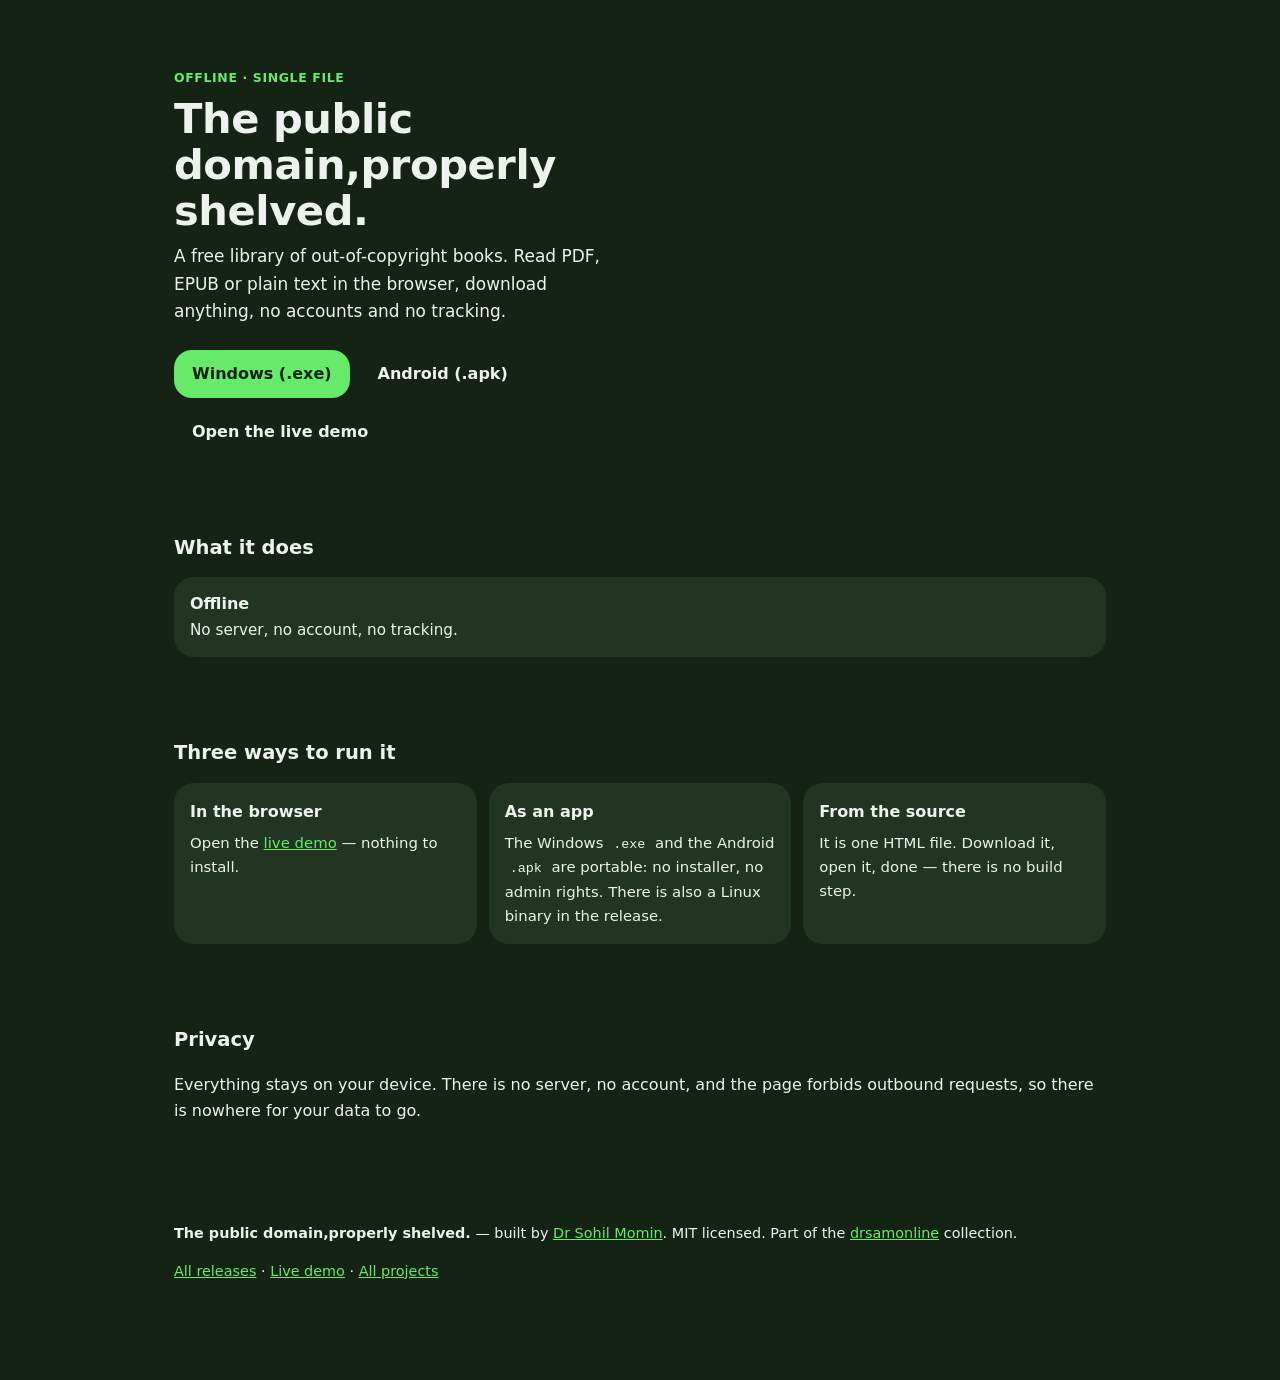
<file: docs/index.html>
<!-- forge:landing generated by forge/tools/app-deliver.py for corpus-extendum.
     This page is the tool's until a person edits it: an unmarked page is never
     overwritten. Claim it with `python3 tools/manifest.py claim docs/index.html
     --as hand` and it is yours in writing, too. -->
<!doctype html>
<html lang="en">
<head>
<meta charset="utf-8">
<meta name="viewport" content="width=device-width, initial-scale=1">
<title>The public domain,properly shelved. — A free library of out-of-copyright books. Read PDF, EPUB or plain text in the browser, download anything, no accounts and no tracking.</title>
<meta name="description" content="A free library of out-of-copyright books. Read PDF, EPUB or plain text in the browser, download anything, no accounts and no tracking.">
<meta name="robots" content="index, follow, max-image-preview:large, max-snippet:-1">
<meta name="theme-color" content="hsl(121 76% 66%)">
<meta name="author" content="Dr Sohil Momin">
<meta name="keywords" content="The public domain,properly shelved., offline app, single-file app, no account, A free library of out-of-copyright books. Read PDF, EPUB or ">
<link rel="canonical" href="https://drsamonline.github.io/corpus-extendum/">
<meta property="og:type" content="website">
<meta property="og:site_name" content="drsamonline">
<meta property="og:title" content="The public domain,properly shelved. — A free library of out-of-copyright books. Read PDF, EPUB or plain text in the browser, download anything, no accounts and no tracking.">
<meta property="og:description" content="A free library of out-of-copyright books. Read PDF, EPUB or plain text in the browser, download anything, no accounts and no tracking.">
<meta property="og:url" content="https://drsamonline.github.io/corpus-extendum/">
<meta name="twitter:card" content="summary_large_image">
<meta name="twitter:title" content="The public domain,properly shelved. — A free library of out-of-copyright books. Read PDF, EPUB or plain text in the browser, download anything, no accounts and no tracking.">
<meta name="twitter:description" content="A free library of out-of-copyright books. Read PDF, EPUB or plain text in the browser, download anything, no accounts and no tracking.">
<script type="application/ld+json">{"@context": "https://schema.org", "@type": "SoftwareApplication", "name": "The public domain,properly shelved.", "description": "A free library of out-of-copyright books. Read PDF, EPUB or plain text in the browser, download anything, no accounts and no tracking.", "url": "https://drsamonline.github.io/corpus-extendum/", "applicationCategory": "UtilitiesApplication", "operatingSystem": "Windows, Android, Linux, any modern browser", "offers": {"@type": "Offer", "price": "0", "priceCurrency": "INR"}, "license": "https://opensource.org/licenses/MIT", "author": {"@type": "Person", "name": "Dr Sohil Momin", "url": "https://drsamonline.github.io/"}, "isAccessibleForFree": true}</script>
<link rel="icon" href="play/icon.svg" type="image/svg+xml">
<style>
:root{--bg:hsl(121 26% 11%);--card:hsl(121 22% 17%);--ink:hsl(121 24% 94%);--mut:hsl(121 24% 94%)99;--line:hsl(121 24% 94%)1f;--acc:hsl(121 76% 66%);--on:hsl(121 60% 8%);--r:20px}
*{box-sizing:border-box}
body{margin:0;background:var(--bg);color:var(--ink);font:16px/1.62 system-ui,-apple-system,Segoe UI,Roboto,sans-serif}
.wrap{max-width:980px;margin:0 auto;padding:24px}
h1{font-size:clamp(1.8rem,4vw,2.6rem);margin:0 0 10px;line-height:1.1;letter-spacing:-.01em}
.tag{color:var(--acc);font-weight:700;letter-spacing:.05em;text-transform:uppercase;font-size:.78rem;margin:0 0 8px}
.lead{color:var(--mut);font-size:1.06rem;margin:0 0 4px}
.lead.big{font-size:1.25rem;max-width:60ch}
.hero{padding:64px 0 30px}
.hero.center{text-align:center} .hero.center .lead{max-width:620px;margin:0 auto}
.hero.center .cta{justify-content:center}
.hero.split{display:grid;gap:28px;grid-template-columns:repeat(auto-fit,minmax(280px,1fr));align-items:center;padding-top:44px}
.hero.left{text-align:left;max-width:44rem} .hero.left.tight{padding-bottom:14px}
.hero.magazine{padding:72px 0 34px;max-width:52rem}
.hero.minimal{padding:80px 0 26px;text-align:left}
.hero-art img,.hero-art .blob{width:100%;border-radius:var(--r);display:block}
.hero-art .blob{aspect-ratio:4/3;background:linear-gradient(135deg,var(--acc)55,transparent);border:1px solid var(--line)}
.cta{display:flex;gap:10px;flex-wrap:wrap;margin:24px 0 6px}
.btn{display:inline-block;border:1px solid var(--line);border-radius:calc(var(--r) - 2px);padding:11px 18px;color:var(--ink);text-decoration:none;font-weight:600}
.btn.primary{background:var(--acc);color:var(--on);border-color:transparent}
.btn:hover{border-color:var(--acc)}
section{padding:40px 0;border-top:1px solid var(--line)}
h2{font-size:1.22rem;margin:0 0 14px}
ul.features{list-style:none;padding:0;margin:0;display:grid;gap:10px;grid-template-columns:repeat(auto-fit,minmax(240px,1fr))}
.lay-magazine ul.features{grid-template-columns:1fr}
ul.features li{background:var(--card);border:1px solid var(--line);border-radius:var(--r);padding:14px 16px}
ul.features li b{display:block} ul.features li span{color:var(--mut);font-size:.95rem}
figure{margin:0} figure img{width:100%;border:1px solid var(--line);border-radius:var(--r);display:block}
.grid{display:grid;gap:12px;grid-template-columns:repeat(auto-fit,minmax(220px,1fr))}
.card{background:var(--card);border:1px solid var(--line);border-radius:var(--r);padding:16px}
.card h3{margin:0 0 6px;font-size:1rem} .card p{margin:0;color:var(--mut);font-size:.93rem}
code{background:var(--line);border-radius:5px;padding:1px 5px;font-size:.9em}
footer{padding:28px 0 60px;color:var(--mut);font-size:.9rem;border-top:1px solid var(--line)}
a{color:var(--acc)}
@media(prefers-reduced-motion:no-preference){.hero,.cta{animation:in .5s ease-out both}@keyframes in{from{opacity:0;transform:translateY(6px)}}}
</style>
</head>
<body class="lay-split den-airy">
<div class="wrap">
  <header class="hero split">
    <div><p class="tag">Offline · single file</p><h1>The public domain,properly shelved.</h1><p class="lead">A free library of out-of-copyright books. Read PDF, EPUB or plain text in the browser, download anything, no accounts and no tracking.</p>
    <div class="cta"><a class="btn primary" href="https://github.com/drsamonline/corpus-extendum/releases/latest/download/corpus-extendum-portable.exe">Windows (.exe)</a>
      <a class="btn" href="https://github.com/drsamonline/corpus-extendum/releases/latest/download/corpus-extendum.apk">Android (.apk)</a>
      <a class="btn" href="https://drsamonline.github.io/corpus-extendum/play/">Open the live demo</a></div></div>
    <div class="hero-art"><div class="blob"></div></div>
  </header>

  <section>
    <h2>What it does</h2>
    <ul class="features">
      <li><b>Offline</b><span>No server, no account, no tracking.</span></li>
    </ul>
  </section>

  <section>
    <h2>Three ways to run it</h2>
    <div class="grid">
      <div class="card"><h3>In the browser</h3><p>Open the <a href="https://drsamonline.github.io/corpus-extendum/play/play/">live demo</a> — nothing to install.</p></div>
      <div class="card"><h3>As an app</h3><p>The Windows <code>.exe</code> and the Android <code>.apk</code> are portable: no installer, no admin rights. There is also a Linux binary in the release.</p></div>
      <div class="card"><h3>From the source</h3><p>It is one HTML file. Download it, open it, done — there is no build step.</p></div>
    </div>
  </section>

  <section>
    <h2>Privacy</h2>
    <p>Everything stays on your device. There is no server, no account, and the page forbids outbound requests, so there is nowhere for your data to go. </p>
  </section>

  <footer>
    <p><b>The public domain,properly shelved.</b> — built by <a href="https://drsamonline.github.io/">Dr Sohil Momin</a>. MIT licensed. Part of the <a href="https://drsamonline.github.io/">drsamonline</a> collection.</p>
    <p><a href="https://github.com/drsamonline/corpus-extendum/releases">All releases</a> · <a href="https://drsamonline.github.io/corpus-extendum/play/">Live demo</a> · <a href="https://drsamonline.github.io/">All projects</a></p>
  </footer>
</div>
</body>
</html>
</file>
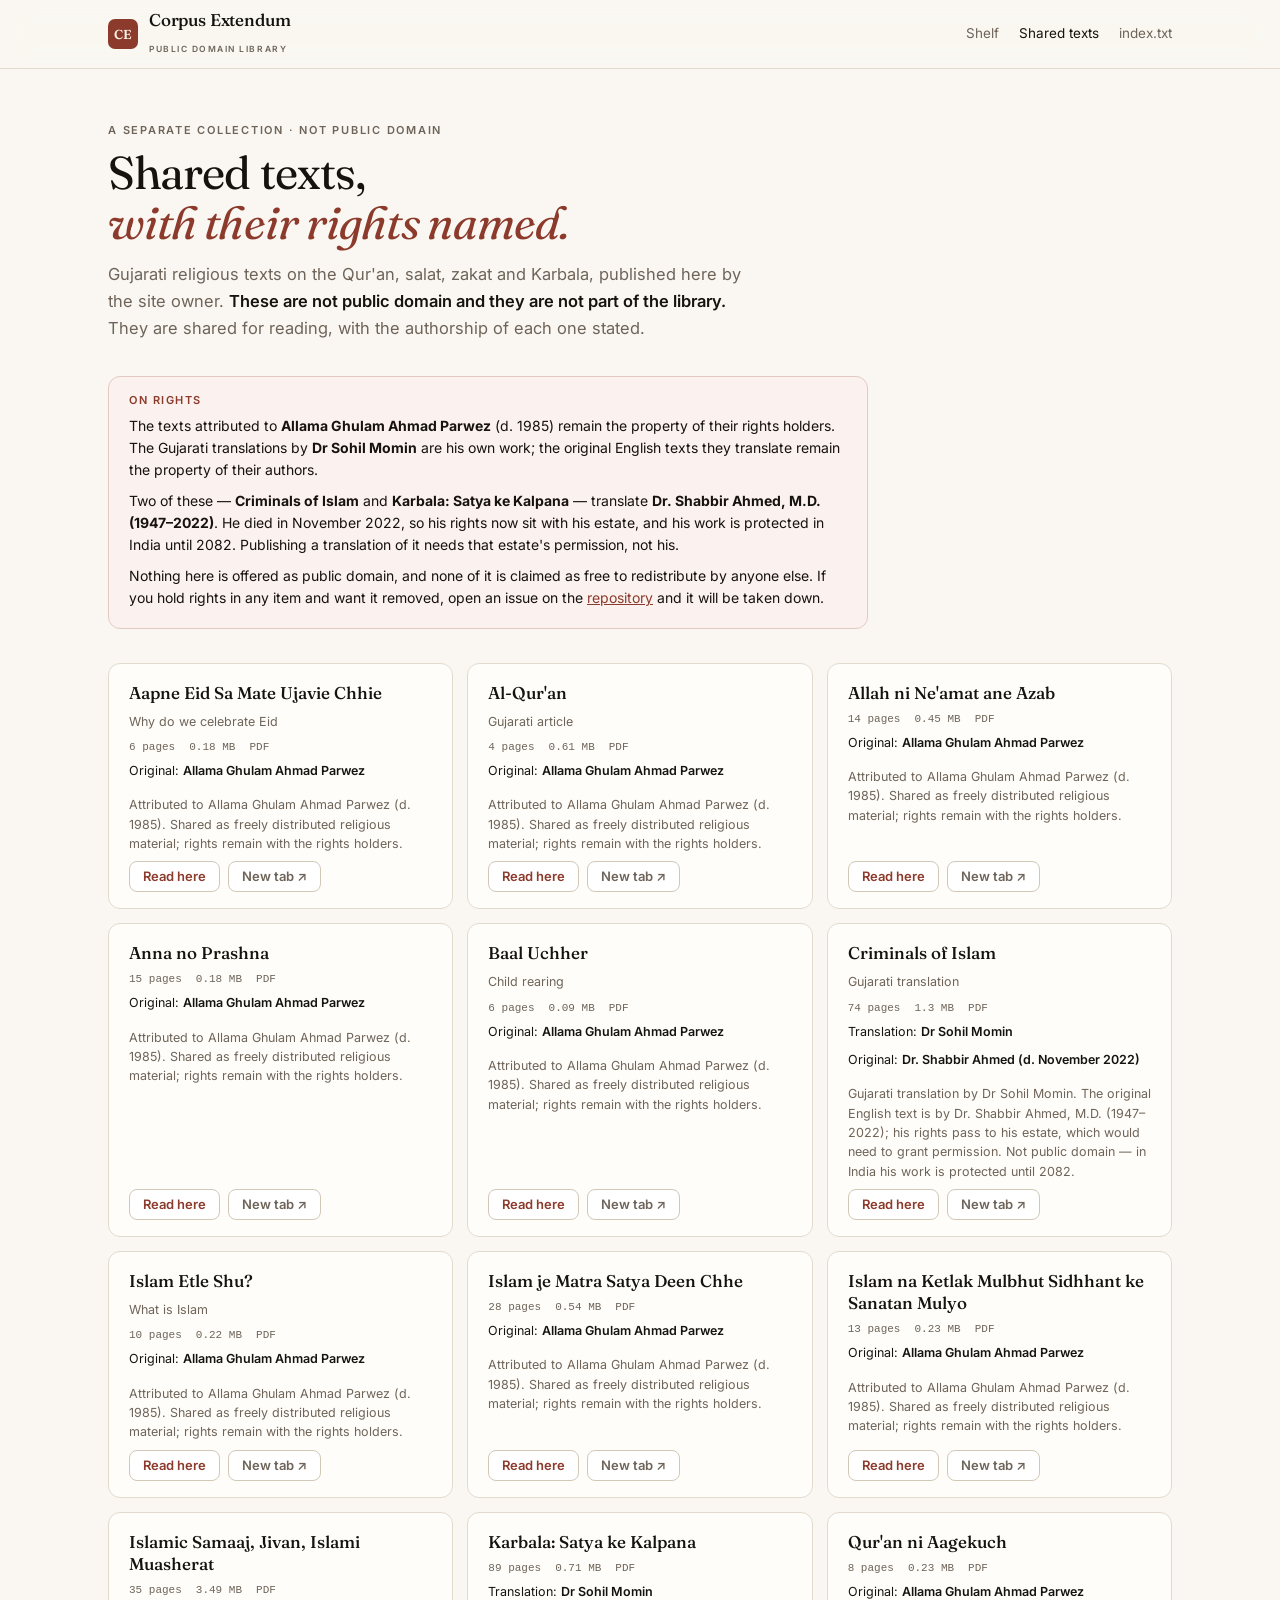
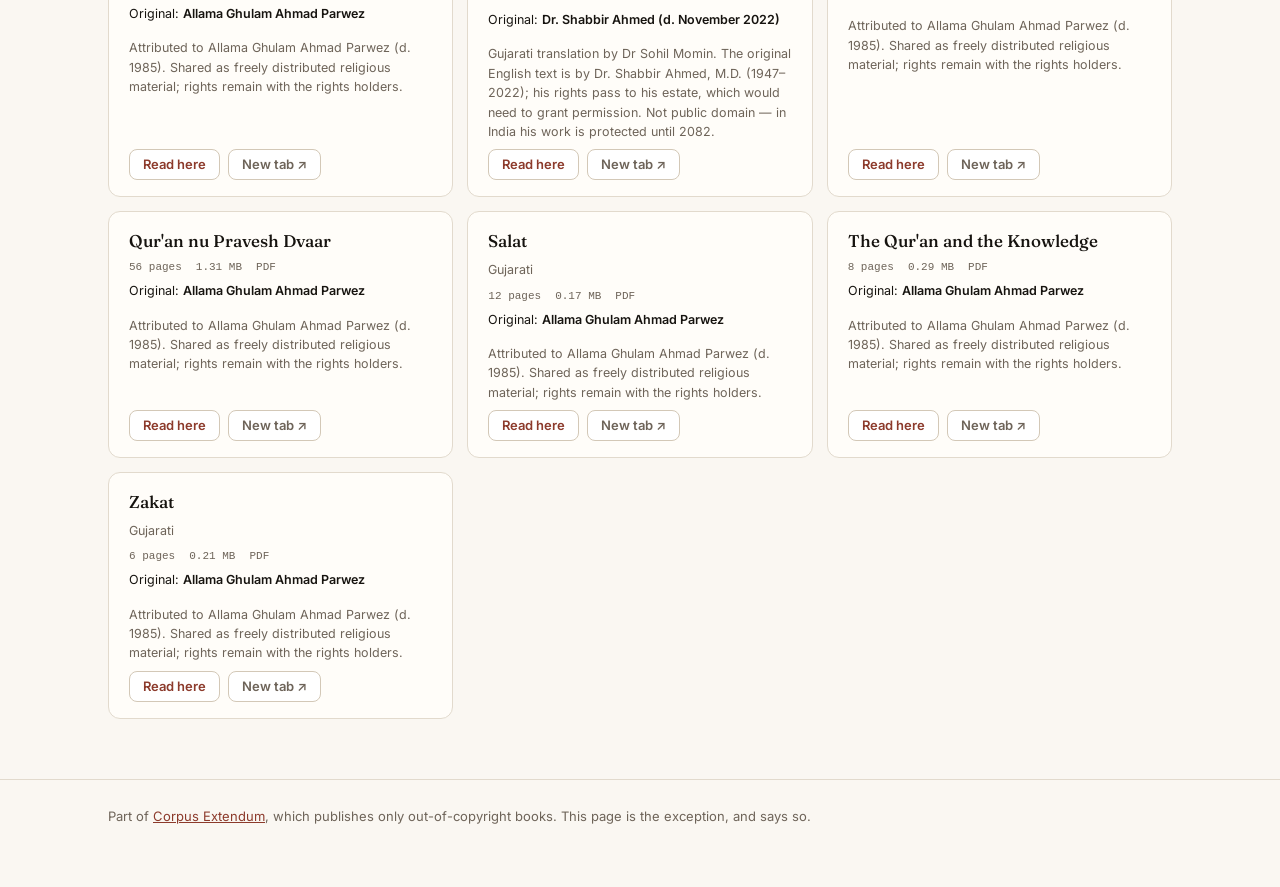
<file: shared.html>
<!DOCTYPE html>
<html lang="en">
<head>
<meta charset="utf-8">
<meta name="viewport" content="width=device-width, initial-scale=1">
<title>Shared texts — Corpus Extendum</title>
<meta name="description" content="A separate collection of Gujarati religious texts shared by the site owner. Not public domain.">
<link rel="preconnect" href="https://fonts.googleapis.com">
<link href="https://fonts.googleapis.com/css2?family=Fraunces:ital,opsz,wght@0,9..144,300..800;1,9..144,300..700&family=Inter:wght@300..700&display=swap" rel="stylesheet">
<style>
:root{
  --paper:#FAF7F2;--ink:#16130F;--muted:#6E6459;--line:#E2DACD;--line-2:#D3C8B7;
  --accent:#8C3A2B;--teal:#1F4E46;--card:#FFFDF9;
  --serif:"Fraunces",Georgia,"Liberation Serif",serif;
  --sans:"Inter",ui-sans-serif,system-ui,-apple-system,sans-serif;
  --mono:ui-monospace,SFMono-Regular,Menlo,monospace;
  --max:1120px;
}
*{box-sizing:border-box}
html{-webkit-text-size-adjust:100%}
body{margin:0;background:var(--paper);color:var(--ink);font:16px/1.62 var(--sans);-webkit-font-smoothing:antialiased}
a{color:inherit}
.wrap{max-width:var(--max);margin:0 auto;padding:0 28px}
header{position:sticky;top:0;z-index:60;background:color-mix(in srgb,var(--paper) 88%,transparent);
  backdrop-filter:saturate(160%) blur(14px);border-bottom:1px solid var(--line)}
.hrow{display:flex;align-items:center;gap:18px;height:68px}
.brand{display:flex;align-items:center;gap:11px;text-decoration:none}
.mark{width:30px;height:30px;border-radius:7px;background:var(--accent);color:#FBF3E9;
  display:grid;place-items:center;font:600 13px/1 var(--serif);letter-spacing:.02em}
.bname{font:500 17px/1 var(--serif);letter-spacing:-.01em}
.bsub{font:600 8.5px/1 var(--sans);letter-spacing:.18em;text-transform:uppercase;color:var(--muted);margin-top:4px}
nav{margin-left:auto;display:flex;gap:20px;font-size:13.5px;color:var(--muted)}
nav a{text-decoration:none}nav a:hover{color:var(--ink)}
nav a.on{color:var(--ink)}
.hero{padding:56px 0 8px}
.eyebrow{font:600 11px/1 var(--sans);letter-spacing:.16em;text-transform:uppercase;color:var(--muted)}
h1{font:400 clamp(30px,5vw,46px)/1.08 var(--serif);letter-spacing:-.02em;margin:12px 0 14px}
h1 em{font-style:italic;color:var(--accent)}
.lede{font-size:16.5px;color:var(--muted);max-width:64ch;margin:0 0 26px}
.lede b{color:var(--ink);font-weight:600}
.notice{border:1px solid #E3C9C3;background:#FBF1EE;border-radius:12px;padding:18px 20px;margin:0 0 34px;max-width:76ch}
.notice h2{font:600 11px/1 var(--sans);letter-spacing:.14em;text-transform:uppercase;color:var(--accent);margin:0 0 9px}
.notice p{margin:0 0 8px;font-size:14px;line-height:1.6}
.notice p:last-child{margin:0}
.notice a{color:var(--accent);text-decoration:underline}
.grid{display:grid;grid-template-columns:repeat(auto-fill,minmax(300px,1fr));gap:14px;padding-bottom:60px}
.item{background:var(--card);border:1px solid var(--line);border-radius:12px;padding:18px 20px 16px;
  display:flex;flex-direction:column;gap:8px}
.item h3{font:500 17px/1.3 var(--serif);margin:0}
.item .sub{font-size:12.5px;color:var(--muted)}
.item .meta{display:flex;gap:14px;font:11px/1 var(--mono);color:var(--muted);margin-top:2px}
.item p{margin:6px 0 0;font-size:12.5px;line-height:1.55;color:var(--muted)}
.item .who{font-size:12.5px;color:var(--ink)}
.item .who b{font-weight:600}
.acts{margin-top:auto;display:flex;gap:8px;flex-wrap:wrap}
.item .open{display:inline-flex;align-items:center;gap:7px;cursor:pointer;
  font:600 13px/1 var(--sans);color:var(--accent);border:1px solid var(--line-2);
  border-radius:8px;padding:8px 13px;background:#fff;text-decoration:none}
.item .open:hover{border-color:var(--accent)}
.item .open.ghost{color:var(--muted)}
.item .open.ghost:hover{color:var(--ink)}
footer{border-top:1px solid var(--line);padding:26px 0 60px;color:var(--muted);font-size:13px}
footer a{color:var(--accent)}
/* in-page reader */
.viewer{position:fixed;inset:0;z-index:200;background:#100D0B;display:grid;grid-template-rows:52px 1fr}
.viewer[hidden]{display:none}
.vbar{display:flex;align-items:center;gap:10px;padding:0 14px;border-bottom:1px solid #2A2520}
.vt{font:500 14px/1 var(--serif);color:#F2EADC;flex:1;min-width:0;overflow:hidden;
  text-overflow:ellipsis;white-space:nowrap}
.vdl,.vclose{font:600 11.5px/1 var(--sans);color:#C9C0B2;text-decoration:none;border:1px solid #332C26;
  border-radius:7px;padding:7px 11px;background:#191512}
.vdl:hover,.vclose:hover{color:#F8F0E2;border-color:#4A4038}
.vclose{cursor:pointer;padding:7px 10px}
#vFrame{width:100%;height:100%;border:0;background:#FBF8F1}
body.viewing{overflow:hidden}

@media(max-width:640px){
  .wrap{padding:0 18px}
  nav{gap:14px;font-size:12.5px}
  .hero{padding:34px 0 4px}
}
</style>
</head>
<body>
<header><div class="wrap hrow">
  <a class="brand" href="./"><span class="mark">CE</span>
    <span><span class="bname">Corpus Extendum</span><br><span class="bsub">Public domain library</span></span></a>
  <nav>
    <a href="./">Shelf</a>
    <a href="shared.html" class="on">Shared texts</a>
    <a href="index.txt">index.txt</a>
  </nav>
</div></header>

<main class="wrap">
  <div class="hero">
    <div class="eyebrow">A separate collection · not public domain</div>
    <h1>Shared texts,<br><em>with their rights named.</em></h1>
    <p class="lede">Gujarati religious texts on the Qur'an, salat, zakat and Karbala, published here by the site
      owner. <b>These are not public domain and they are not part of the library.</b> They are shared for reading,
      with the authorship of each one stated.</p>
  </div>

  <div class="notice">
    <h2>On rights</h2>
    <p>The texts attributed to <b>Allama Ghulam Ahmad Parwez</b> (d. 1985) remain the property of their rights
      holders. The Gujarati translations by <b>Dr Sohil Momin</b> are his own work; the original English texts they
      translate remain the property of their authors.</p>
    <p>Two of these — <b>Criminals of Islam</b> and <b>Karbala: Satya ke Kalpana</b> — translate
      <b>Dr. Shabbir Ahmed, M.D. (1947–2022)</b>. He died in November 2022, so his rights now sit with his
      estate, and his work is protected in India until 2082. Publishing a translation of it needs that
      estate's permission, not his.</p>
    <p>Nothing here is offered as public domain, and none of it is claimed as free to redistribute by anyone else.
      If you hold rights in any item and want it removed, open an issue on the
      <a href="https://github.com/drsamonline/corpus-extendum/issues">repository</a> and it will be taken down.</p>
  </div>

  <div class="grid" id="grid"></div>
</main>

<div class="viewer" id="viewer" hidden>
  <div class="vbar">
    <span class="vt" id="vTitle"></span>
    <a class="vdl" id="vDownload" href="#" download>Download</a>
    <a class="vdl" id="vTab" href="#" target="_blank" rel="noopener">New tab ↗</a>
    <button class="vclose" id="vClose" aria-label="Close">✕</button>
  </div>
  <iframe id="vFrame" title="Document"></iframe>
</div>

<footer><div class="wrap">
  Part of <a href="./">Corpus Extendum</a>, which publishes only out-of-copyright books. This page is the
  exception, and says so.
</div></footer>

<script>
fetch('data/shared.json', { cache: 'no-store' })
  .then(r => r.json())
  .then(items => {
    document.getElementById('grid').innerHTML = items.map(b => `
      <div class="item">
        <h3>${esc(b.title)}</h3>
        ${b.sub ? `<div class="sub">${esc(b.sub)}</div>` : ''}
        <div class="meta"><span>${b.pages} pages</span><span>${b.mb} MB</span><span>PDF</span></div>
        ${b.translator ? `<div class="who">Translation: <b>${esc(b.translator)}</b></div>` : ''}
        ${b.original ? `<div class="who">Original: <b>${esc(b.original)}</b></div>` : ''}
        <p>${esc(b.note)}</p>
        <div class="acts">
          <button class="open" data-read="${b.file}" data-title="${esc(b.title)}">Read here</button>
          <a class="open ghost" href="${b.file}" target="_blank" rel="noopener">New tab ↗</a>
        </div>
      </div>`).join('');
  })
  .catch(() => {
    document.getElementById('grid').innerHTML =
      '<p style="color:#8C3A2B">The list could not be loaded.</p>';
  });
/* Reading happens on the page, as it does for every book in the library. The
 * PDFs are same-origin, so an iframe renders them without a viewer plugin. */
function openViewer(file, title) {
  const v = document.getElementById('viewer');
  document.getElementById('vTitle').textContent = title;
  document.getElementById('vFrame').src = file + '#view=FitH';
  document.getElementById('vDownload').href = file;
  document.getElementById('vTab').href = file;
  v.hidden = false;
  document.body.classList.add('viewing');
}
function closeViewer() {
  document.getElementById('viewer').hidden = true;
  document.getElementById('vFrame').src = '';
  document.body.classList.remove('viewing');
}
document.addEventListener('click', (e) => {
  const btn = e.target.closest('[data-read]');
  if (btn) { openViewer(btn.dataset.read, btn.dataset.title); return; }
  if (e.target.id === 'vClose' || e.target.id === 'viewer') closeViewer();
});
document.addEventListener('keydown', (e) => { if (e.key === 'Escape') closeViewer(); });

function esc(s) { return String(s).replace(/&/g,'&amp;').replace(/</g,'&lt;').replace(/>/g,'&gt;'); }
</script>
</body>
</html>
</file>
